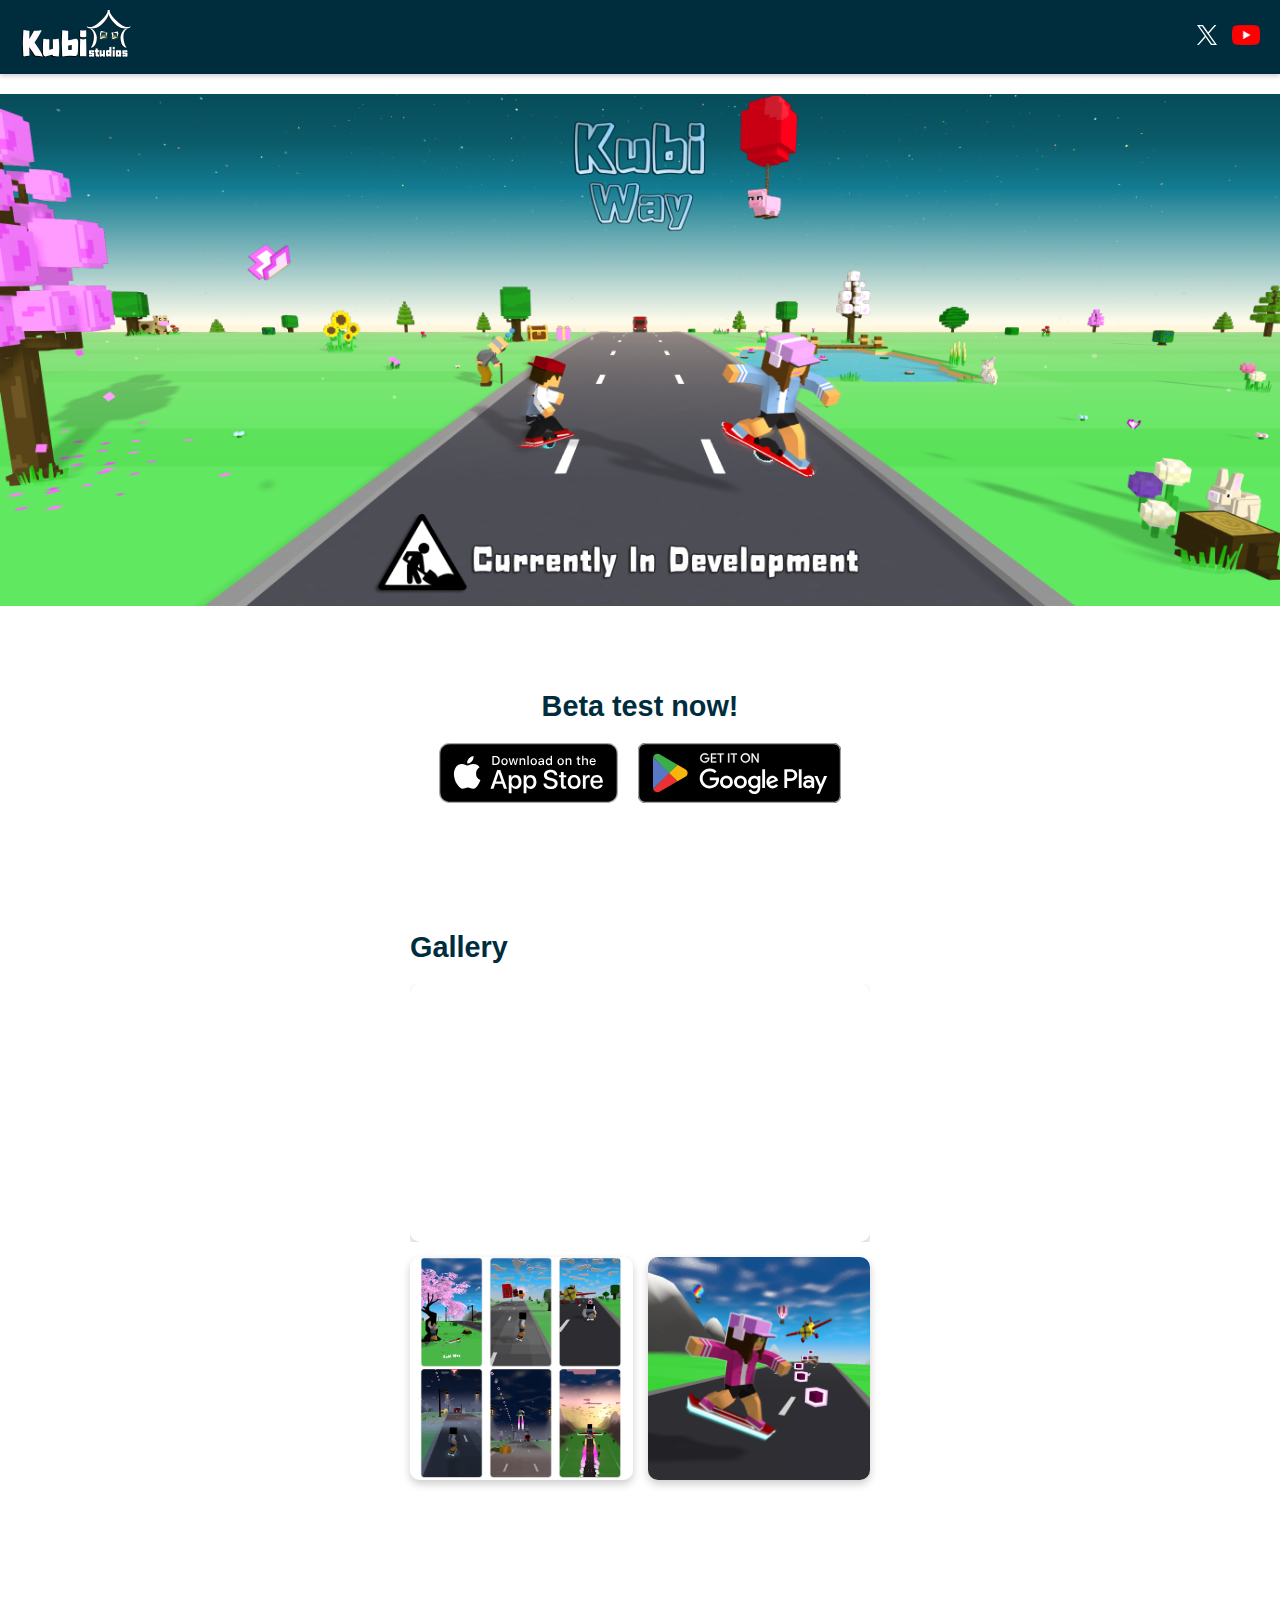
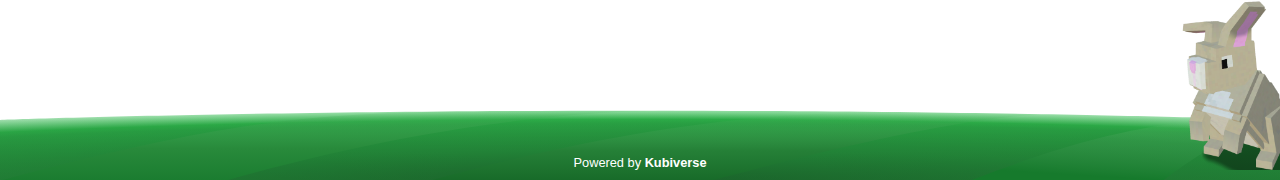
<file: kubiway/index.html>
<!DOCTYPE html>
<html lang="en">
  <head>
    <meta charset="UTF-8" />
    <meta name="viewport" content="width=device-width, initial-scale=1.0" />
    <title>Kubi Studios</title>
    <link rel="stylesheet" href="css/style.css" />
  </head>
</html>
<body>
  <header class="site-header">
    <div class="logo">
      <a href="#">
        <img src="assets/images/kubi-logo.svg" alt="Kubi Studios Logo" />
      </a>
    </div>
    <nav class="social-icons">
      <a href="https://x.com/KubiStudios" aria-label="X">
        <img src="assets/images/logo.svg" alt="X" />
      </a>
      <a
        href="https://www.youtube.com/channel/UCVrNaKpWiUHYW6J-w5Y7bFA"
        aria-label="Youtube"
      >
        <img src="assets/images/youtube_social_icon_white.png" alt="Y" />
      </a>
    </nav>
  </header>
  <main>
    <section class="hero-section">
      <img
        src="assets/images/banner.png"
        alt="Game Banner"
        class="hero-image"
      />
    </section>
    <section class="beta-section">
      <h2>Beta test now!</h2>
      <div class="store-icons">
        <a href="https://kubi.se/ios">
          <img
            src="assets/images/app-store.svg"
            alt="App Store"
            class="app-store-icon"
          />
        </a>
        <a href="https://kubi.se/android">
          <img
            src="assets/images/play-store.svg"
            alt="Google Play"
            class="play-store-icon"
          />
        </a>
      </div>
    </section>
    <section class="gallery-section">
      <h2>Gallery</h2>
      <div class="gallery-grid">
        <div class="gallery-video">
          <iframe
            src="https://www.youtube.com/embed/hqPeBnDDZXA"
            frameborder="0"
            allow="accelerometer; autoplay; encrypted-media; gyroscope; picture-in-picture"
            allowfullscreen
          ></iframe>
        </div>
        <img src="assets/images/photo-grid.png" onclick="openLightbox(0)" />
        <img src="assets/images/promo.png" onclick="openLightbox(1)" />
      </div>
      <div id="lightbox" class="lightbox">
        <span class="close" onclick="closeLightbox()">&times;</span>
        <img class="lightbox-content" id="lightboxImage" />
        <div class="caption" id="caption"></div>
      </div>
    </section>
    <!-- <section class="newsletter-section">
      <h2>Stay Tuned for Updates!</h2>
      <form class="newsletter-form" action="" method="POST">
        <input type="email" name="email" placeholder="Email address" required />
        <button type="submit">Subscribe</button>
      </form>
    </section> -->
  </main>
  <footer class="footer">
    <div class="footer-content">
      <p>Powered by <b>Kubiverse</b></p>
    </div>
    <img src="assets/images/footer.svg" alt="Grass" class="grass-image" />
    <img src="assets/images/bunny.png" alt="Bunny" class="bunny-image" />
  </footer>
</body>

<script src="../assets/js/lightbox.js"></script>
</file>
<file: kubiway/css/style.css>
body,
h1,
p,
ul {
  margin: 0;
  padding: 0;
  font-family: Arial, sans-serif;
}

.site-header {
  display: flex;
  justify-content: space-between;
  align-items: center;
  padding: 10px 20px;
  background-color: #002d3e;
  color: white;
  box-shadow: 0 2px 5px rgba(0, 0, 0, 0.2);
  position: relative;
}

.site-header .logo img {
  height: 50px;
  cursor: pointer;
}

.site-header .social-icons {
  display: flex;
  gap: 15px;
  position: absolute;
  right: 20px;
  top: 50%;
  transform: translateY(-50%);
}

.site-header .social-icons img {
  height: 20px;
  cursor: pointer;
  transition: transform 0.3s ease;
}

.site-header .social-icons img:hover {
  transform: scale(1.1);
}

.hero-section {
  position: relative;
  text-align: center;
  margin-top: 20px;
}

.hero-image {
  width: 100%;
  object-fit: cover;
  display: block;
  margin: 0 auto;
}

.beta-section {
  text-align: center;
  margin: 40px auto;
  padding: 20px 0;
}

.beta-section h2 {
  font-size: 1.8rem;
  color: #002d3e;
  margin-bottom: 20px;
  font-family: Arial, sans-serif;
}

.store-icons {
  display: flex;
  justify-content: center;
  gap: 20px;
}

.store-icons a img {
  height: 60px;
  transition: transform 0.3s ease;
}

.store-icons a img:hover {
  transform: scale(1.1);
}

.gallery-section {
  display: flex;
  flex-direction: column;
  align-items: center;
  justify-content: center;
  text-align: left;
  padding: 40px 20px;
  box-sizing: border-box;
  margin: 40px auto;
  max-width: 500px;
}

.gallery-section h2 {
  font-size: 1.8rem;
  color: #002d3e;
  margin-bottom: 20px;
  font-family: Arial, sans-serif;
  align-self: flex-start;
  width: 100%;
}

.gallery-grid {
  display: grid;
  grid-template-columns: repeat(auto-fit, minmax(200px, 1fr));
  gap: 15px;
  justify-content: center;
  width: 100%;
  max-width: 1000px;
}

.gallery-grid img {
  width: 100%;
  height: auto;
  border-radius: 10px;
  box-shadow: 0 4px 8px rgba(0, 0, 0, 0.2);
  transition: transform 0.3s ease, box-shadow 0.3s ease;
}

.gallery-grid img:hover {
  transform: scale(1.05);
  box-shadow: 0 6px 12px rgba(0, 0, 0, 0.3);
}

.gallery-video {
  grid-column: span 2;
  position: relative;
  overflow: hidden;
  padding-top: 56.25%;
  width: 100%;
}

.gallery-video iframe {
  position: absolute;
  top: 0;
  left: 0;
  width: 100%;
  height: 100%;
  border-radius: 10px;
  box-shadow: 0 4px 8px rgba(0, 0, 0, 0.2);
  transition: transform 0.3s ease, box-shadow 0.3s ease;
}

.gallery-video iframe:hover {
  transform: scale(1.05);
  box-shadow: 0 6px 12px rgba(0, 0, 0, 0.3);
}

.lightbox {
  display: none;
  position: fixed;
  z-index: 1000;
  top: 0;
  left: 0;
  width: 100%;
  height: 100%;
  background-color: rgba(0, 0, 0, 0.9);
  justify-content: center;
  align-items: center;
  overflow: hidden;
}

.lightbox-content {
  max-width: 90%;
  max-height: 90%;
  border-radius: 10px;
  box-shadow: 0 4px 8px rgba(0, 0, 0, 0.3);
}

.caption {
  margin-top: 10px;
  color: #ffffff;
  text-align: center;
  font-size: 1.2rem;
}

.close {
  position: absolute;
  top: 10px;
  right: 20px;
  color: #ffffff;
  font-size: 2rem;
  font-weight: bold;
  cursor: pointer;
  transition: color 0.3s;
}

.close:hover {
  color: #f04e30;
}

/* .newsletter-section {
  text-align: center;
  margin: 40px 20px;
  padding: 20px 0;
  margin-top: 40px;
}

.newsletter-section h2 {
  font-size: 1.8rem;
  color: #002d3e;
  margin-bottom: 10px;
}

.newsletter-form {
  display: flex;
  justify-content: center;
  gap: 10px;
  flex-wrap: wrap;
}

.newsletter-form input[type="email"] {
  padding: 10px 15px;
  font-size: 1rem;
  border: 1px solid #ccc;
  border-radius: 5px;
  width: 200px;
  max-width: 100%;
}

.newsletter-form button {
  padding: 10px 20px;
  font-size: 1rem;
  border: 1px solid #ccc;
  border-radius: 5px;
  cursor: pointer;
  transition: background-color 0.3s ease, color 0.3s ease;
  background-color: #ffffff;
}

.newsletter-form button:hover {
  background-color: #f0f0f0;
  color: 333;
}

.newsletter-form button:focus {
  outline: none;
  background-color: #f0f0f0;
  color: #333;
}

.newsletter-form button:active {
  background-color: #e0e0e0;
  color: #333;
} */

.footer {
  position: relative;
  height: 200px;
  display: flex;
  align-items: center;
  justify-content: center;
  overflow: hidden;
  background-color: #fff;
  padding-top: 20px;
}
.footer-content {
  text-align: center;
  position: absolute;
  bottom: 10px;
  width: 100%;
  z-index: 2;
  font-size: 0.8rem;
  color: #fff;
}

.grass-image {
  position: absolute;
  bottom: 0;
  left: 0;
  width: 100%;
  height: auto;
  max-height: 70px;
  z-index: 1;
}

.bunny-image {
  position: absolute;
  bottom: 10px;
  right: 0px;
  width: 100px;
  height: auto;
  z-index: 2;
}
</file>
